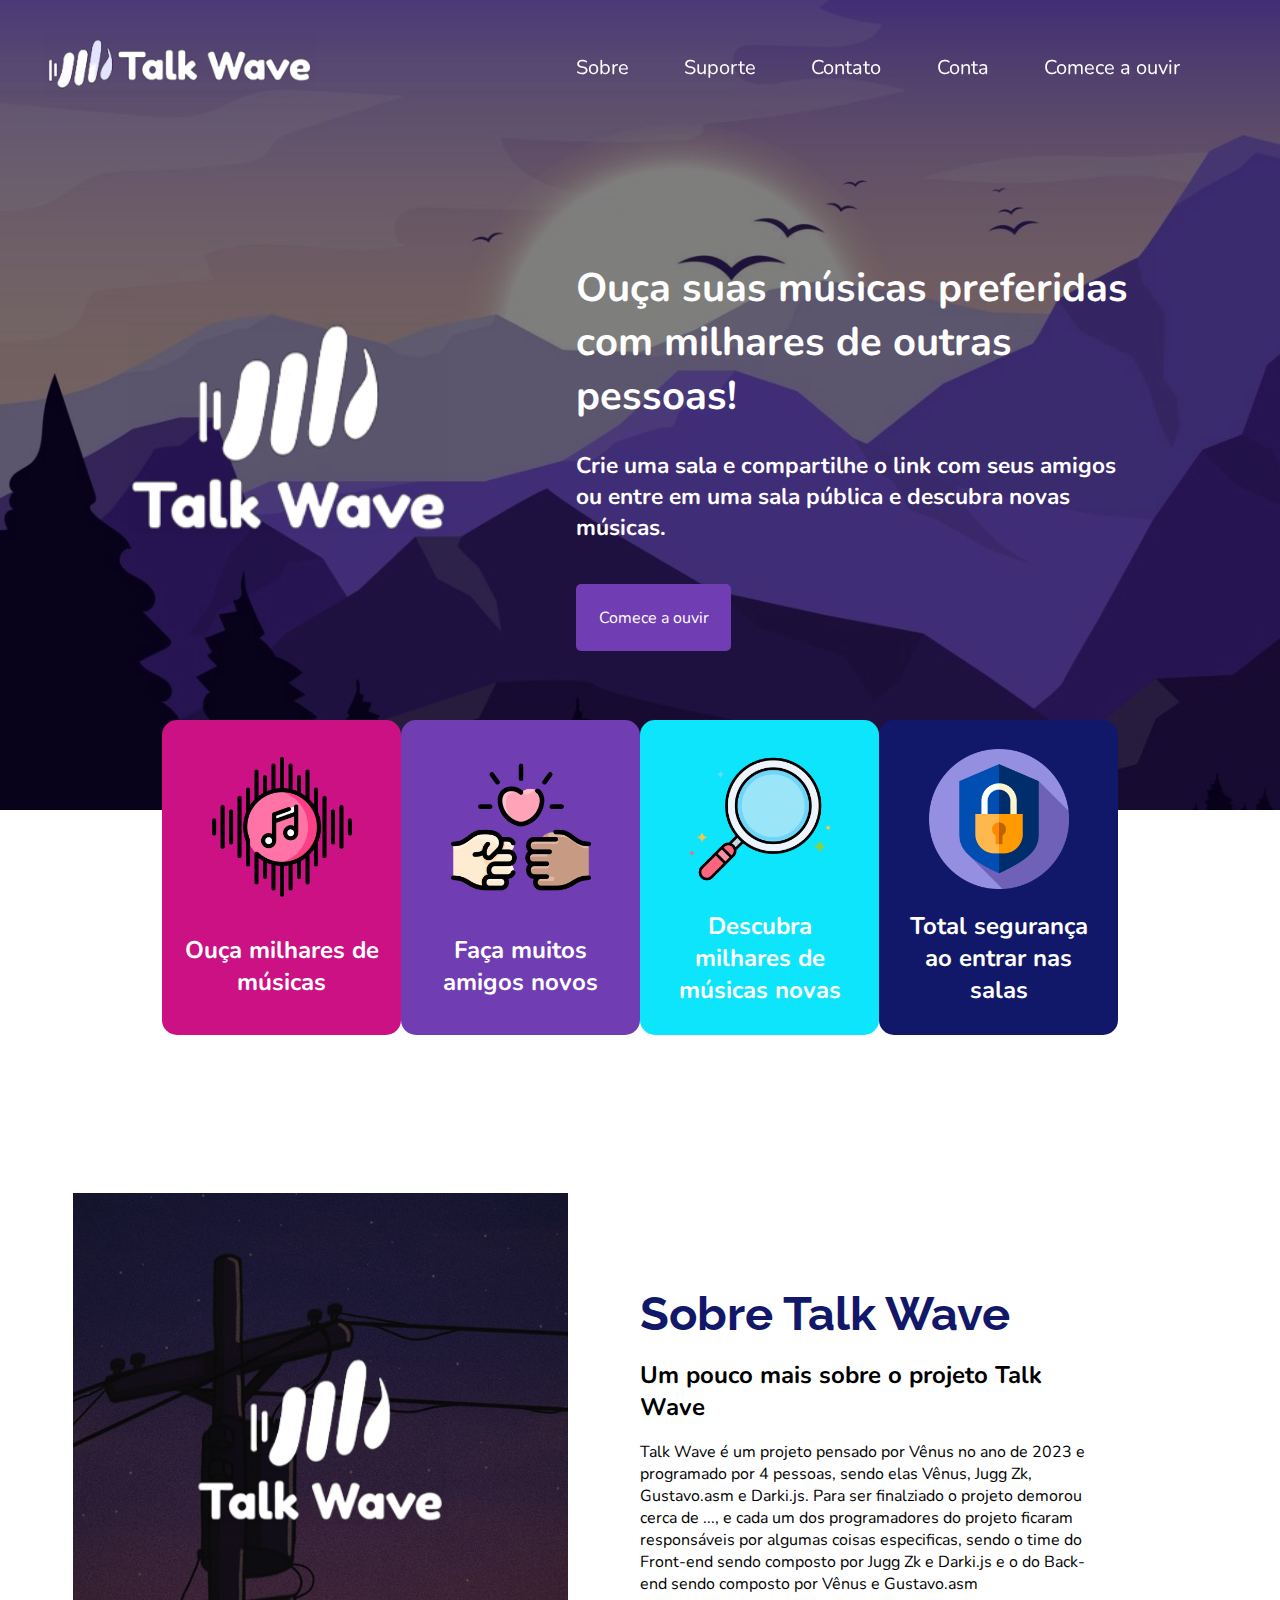
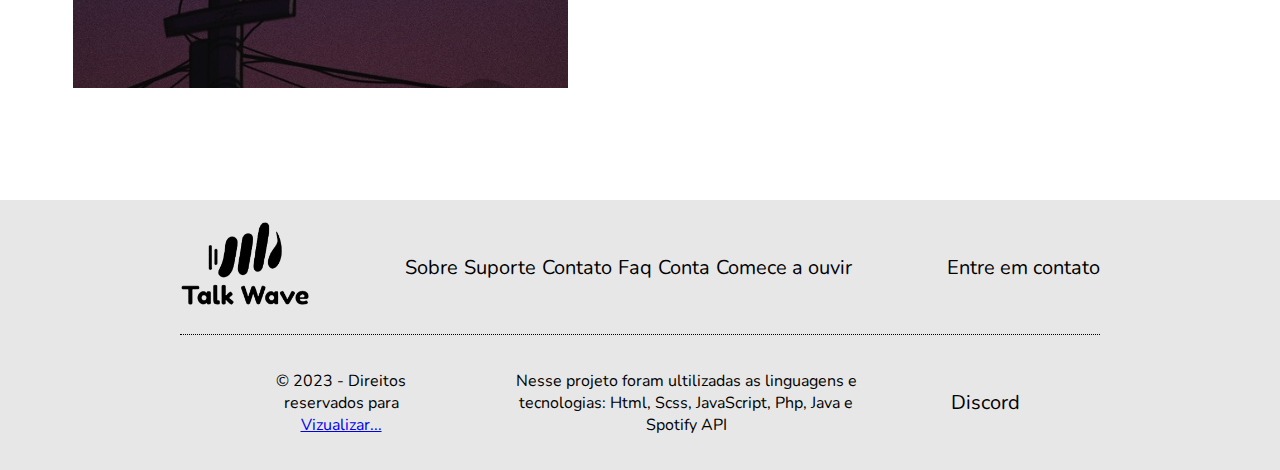
<file: index.html>
<!DOCTYPE html>
<html lang="pt-br">
    <head>
        <meta charset="UTF-8">
        <meta http-equiv="X-UA-Compatible" content="IE=edge">
        <meta name="viewport" content="width=device-width, initial-scale=1.0">
        <title>Talk Wave</title>
        <link rel="shortcut icon" href="./Assets/Images/flatico.png">
        <link rel="stylesheet" href="./Assets/Css/style.css">
    </head>
    <body>
        <header class="header">
            <div class="header-div1">
                <a href="/">
                    <img id="imagem1" src="./Assets/Images/LogoTalk3.png" alt="" width="270px">
                    <img id="imagem2" src="./Assets/Images/LogoTalk1.png" alt="" width="230px">
                </a>
            </div>
            <div class="header-div2">
                <nav>
                    <a href="#">Sobre</a>
                    <a href="#">Suporte</a>
                    <a href="#">Contato</a>
                    <a href="/Conta">Conta</a>
                    <a href="#">Comece a ouvir</a>
                </nav>
            </div>
        </header>
        <main>
            <div class="main-div1">
                <div class="filter">
                    <div class="logo">
                        <img src="./Assets/Images/LogoSecTalk3.png" alt="" width="320px">
                    </div>
                    <div class="text">
                        <h1>Ouça suas músicas preferidas com milhares de outras pessoas!</h1>
                        <h2>Crie uma sala e compartilhe o link com seus amigos ou entre em uma sala pública e descubra novas músicas.</h2>
                        <a href="/Conta/">Comece a ouvir</a>
                    </div>
                </div>
            </div>

            <div class="main-div2">
                <div class="card" id="card1">
                    <img src="./Assets/Images/musica.png" width="140px">
                    <h2>Ouça milhares de músicas</h2>
                </div>
                <div class="card" id="card2">
                    <img src="./Assets/Images/amigos.png" width="140px">
                    <h2>Faça muitos amigos novos</h2>
                </div>
                <div class="card" id="card3">
                    <img src="./Assets/Images/descubra.png" width="140px">
                    <h2>Descubra milhares de músicas novas</h2>
                </div>
                <div class="card" id="card4">
                    <img src="./Assets/Images/seguranca.png" width="140px">
                    <h2>Total segurança ao entrar nas salas</h2>
                </div>
            </div>

            <div class="main-div3">
                <div class="imagem">
                    <div class="banner">
                        <div class="filter">
                            <img src="./Assets/Images/LogoSecTalk3.png" width="250px">
                        </div>
                    </div>
                </div>
                <div class="texto">
                    <h1>Sobre Talk Wave</h1>
                    <h2>Um pouco mais sobre o projeto Talk Wave</h2>
                    <p>Talk Wave é um projeto pensado por Vênus no ano de 2023 e programado por 4 pessoas, sendo elas Vênus, Jugg Zk, Gustavo.asm e Darki.js. Para ser finalziado o projeto demorou cerca de ..., e cada um dos programadores do projeto ficaram responsáveis por algumas coisas especificas, sendo o time do Front-end sendo composto por Jugg Zk e Darki.js e o do Back-end sendo composto por Vênus e Gustavo.asm</p>
                </div>
            </div>

            <div class="main-div4">
                <div class="">

                </div>
            </div>
        </main>
        <footer>
            <div class="footer-div1">
                <div class="logo">
                    <a href="/"><img src="./Assets/Images/LogoSecTalk2.png" width="130px"></a>
                </div>
                <div class="navegation">
                    <nav>
                        <a href="#">Sobre</a>
                        <a href="#">Suporte</a>
                        <a href="#">Contato</a>
                        <a href="#">Faq</a>
                        <a href="/Conta">Conta</a>
                        <a href="#">Comece a ouvir</a>
                    </nav>
                </div>
                <div class="contato">
                    <a href="">Entre em contato</a>
                </div>
            </div>
            <div class="footer-div2">
                <div class="direitos">
                    <p>© 2023 - Direitos reservados para <a href="#">Vizualizar...</a></p>
                </div>
                <div class="linguagens">
                    <p>Nesse projeto foram ultilizadas as linguagens e tecnologias: Html, Scss, JavaScript, Php, Java e Spotify API</p>
                </div>
                <div class="link">
                    <a href="#">Discord</a>
                </div>
            </div>
        </footer>
        <script src="./Assets/JavaScript/main.js"></script>
    </body>
</html>
</file>
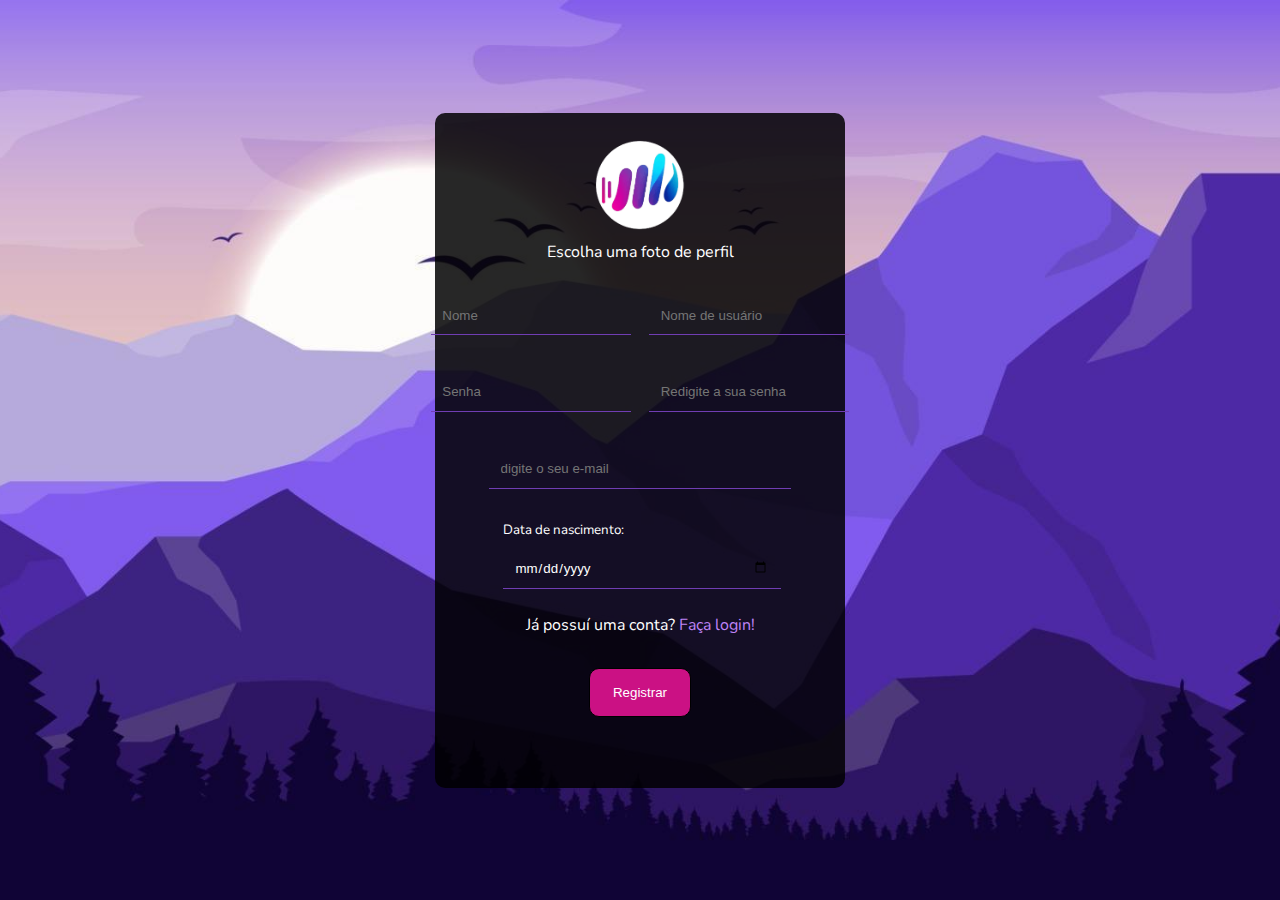
<file: Conta/index.html>
<!DOCTYPE html>
<html lang="pt-br">
    <head>
        <meta charset="UTF-8">
        <meta http-equiv="X-UA-Compatible" content="IE=edge">
        <meta name="viewport" content="width=device-width, initial-scale=1.0">
        <title>Talk Wave</title>
        <link rel="stylesheet" href="../Assets/Css/conta.css">
        <link rel="shortcut icon" href="../Assets/Images/flatico.png">

        <style>
            .registro .perfil .foto{
                background: url(../Assets/Images/flatico.png);
            }
        </style>
    </head>
    <body>
        <main>
            <form id="registro" class="registro" action="">
                <div class="perfil">
                    <div class="foto" id="perfilF">
                        <input id="foto" type="file">
                    </div>
                    <p>Escolha uma foto de perfil</p>
                </div>
                <div class="linha1">
                    <input type="text" placeholder="Nome">
                    <input type="text" placeholder="Nome de usuário">
                </div>
                <div class="linha2">
                    <input id="senha" type="password" placeholder="Senha">
                    <input id="senha2" type="password" placeholder="Redigite a sua senha">
                </div>
                <div class="linha3">
                    <input type="email" placeholder="digite o seu e-mail">
                </div>
                <div class="linha4">
                    Data de nascimento:
                    <input type="date" name="" id="">
                </div>
                <div class="login">
                    <p>Já possuí uma conta? <a id="fazer">Faça login!</a></p>
                </div>
                <div class="button">
                    <input  type="submit" value="Registrar">
                </div>
            </form>

            <form id="login" class="logar" action="">
                <div class="logo">
                    <img src="../Assets/Images/LogoSecTalk3.png" width="150px">
                </div>
                <div class="email">
                    <input type="text" placeholder="E-mail ou nome de usuário">
                </div>
                <div class="senha">
                    <input type="password" placeholder="Digite a sua senha">
                    <input type="password" placeholder="Redigite a sua senha">
                </div>
                <div class="far">
                    <p>Ainda não tem uma conta? <a id="regis">Faça o seu registro!</a></p>
                </div>
                <div class="bota">
                    <input type="submit" value="Logar">
                </div>
            </form>
        </main>
        <script>
           const link1 = document.getElementById('fazer')
           const link2 = document.getElementById('regis')

           const registro = document.getElementById('registro')
           const login = document.getElementById('login')

           link1.addEventListener('click', () => {
                registro.style.display = 'none'
                login.style.display = 'flex'
           })

           link2.addEventListener('click', () => {
                registro.style.display = 'flex'
                login.style.display = 'none'
           })
        </script>
    </body>
</html>
</file>
<file: Assets/Css/style.css>
@import url("https://fonts.googleapis.com/css2?family=Nunito:wght@600&display=swap");
@import url("https://fonts.googleapis.com/css2?family=Raleway:wght@600&display=swap");
* {
  margin: 0;
  padding: 0;
  box-sizing: border-box;
  font-family: "Nunito", sans-serif;
}

.estilo-links a, footer .footer-div2 .link a, footer .footer-div1 .contato a, footer .footer-div1 .navegation nav a, header .header-div2 nav a {
  color: #000;
  font-size: 15pt;
  text-decoration: none;
  position: relative;
  transition: 0.2s ease-in-out;
}
.estilo-links a::after, footer .footer-div2 .link a::after, footer .footer-div1 .contato a::after, footer .footer-div1 .navegation nav a::after, header .header-div2 nav a::after {
  content: " ";
  width: 0%;
  height: 2px;
  background-color: #0de5fc;
  position: absolute;
  bottom: 0;
  left: 0;
  transition: 0.2s ease-in-out;
}
.estilo-links a:hover, footer .footer-div2 .link a:hover, footer .footer-div1 .contato a:hover, footer .footer-div1 .navegation nav a:hover, header .header-div2 nav a:hover {
  color: #0de5fc;
}
.estilo-links a:hover::after, footer .footer-div2 .link a:hover::after, footer .footer-div1 .contato a:hover::after, footer .footer-div1 .navegation nav a:hover::after, header .header-div2 nav a:hover::after {
  width: 100%;
}

header {
  width: 100%;
  height: 15vh;
  display: flex;
  justify-content: space-between;
  padding: 0 5vh 0 5vh;
  position: fixed;
  transition: 0.4s ease-in-out;
}
header .header-div1 {
  width: 20%;
  height: 100%;
  display: grid;
  place-items: center;
}
header .header-div2 {
  width: 60%;
  height: 100%;
}
header .header-div2 nav {
  width: 100%;
  height: 100%;
  display: flex;
  align-items: center;
  justify-content: space-evenly;
}
header .header-div2 nav a {
  color: #fff;
}

main .main-div1 {
  width: 100%;
  height: 90vh;
  background: url(../Images/banner-index.png) fixed;
  background-size: cover;
  background-repeat: no-repeat;
}
main .main-div1 .filter {
  width: 100%;
  height: 100%;
  background: rgba(0, 0, 0, 0.5019607843);
  display: flex;
  padding-top: 5vh;
}
main .main-div1 .filter .logo {
  width: 45%;
  height: 100%;
  display: grid;
  place-items: center;
}
main .main-div1 .filter .text {
  width: 55%;
  height: 100%;
  padding: 24vh 15vh 15vh 0;
  color: #fff;
}
main .main-div1 .filter .text h1 {
  font-size: 30pt;
  padding-bottom: 3vh;
}
main .main-div1 .filter .text h2 {
  font-size: 17pt;
  padding-bottom: 7vh;
}
main .main-div1 .filter .text a {
  padding: 2.5vh;
  background-color: #703db3;
  border-radius: 5px;
  color: #fff;
  font-size: 12pt;
  text-decoration: none;
  transition: 0.3s ease-in-out;
}
main .main-div1 .filter .text a:hover {
  background-color: #8155bb;
}
main .main-div2 {
  width: 100%;
  height: 30vh;
  display: flex;
  align-items: center;
  justify-content: space-evenly;
  padding: 0 18vh 15vh 18vh;
}
main .main-div2 .card {
  width: 35vh;
  height: 35vh;
  border-radius: 15px;
  display: grid;
  place-items: center;
  padding: 2vh;
  text-align: center;
  color: #fff;
}
main .main-div2 #card1 {
  background-color: #cb1184;
}
main .main-div2 #card2 {
  background-color: #703db3;
}
main .main-div2 #card3 {
  background-color: #0de5fc;
}
main .main-div2 #card4 {
  background-color: #121869;
}
main .main-div3 {
  width: 100%;
  height: 80vh;
  display: flex;
}
main .main-div3 .imagem {
  width: 50%;
  height: 100%;
  display: grid;
  place-items: center;
}
main .main-div3 .imagem .banner {
  width: 55vh;
  height: 55vh;
  background: url(../Images/banner2.png) center;
  background-size: cover;
  background-repeat: no-repeat;
}
main .main-div3 .imagem .banner .filter {
  width: 100%;
  height: 100%;
  display: grid;
  place-items: center;
  background: rgba(0, 0, 0, 0.6588235294);
  /*img{
      animation: float 3s infinite ease-in-out;
  }*/
}
main .main-div3 .texto {
  width: 50%;
  height: 100%;
  display: flex;
  flex-direction: column;
  justify-content: center;
  padding: 10vh 20vh 10vh 0;
  gap: 2vh;
}
main .main-div3 .texto h1 {
  font-size: 35pt;
  font-family: "Raleway", sans-serif;
  color: #121869;
}

footer {
  width: 100%;
  height: 30vh;
  background: #e7e7e7;
  padding: 0 20vh 0 20vh;
}
footer .footer-div1 {
  width: 100%;
  height: 50%;
  display: flex;
  align-items: center;
  justify-content: space-between;
  border-bottom: 1px dotted #000;
}
footer .footer-div1 .navegation {
  width: 50%;
  height: 100%;
}
footer .footer-div1 .navegation nav {
  width: 100%;
  height: 100%;
  display: flex;
  align-items: center;
  justify-content: space-evenly;
}
footer .footer-div2 {
  width: 100%;
  height: 50%;
  display: flex;
  align-items: center;
  justify-content: space-evenly;
}
footer .footer-div2 .direitos {
  width: 20%;
  height: 100%;
  display: grid;
  place-items: center;
  text-align: center;
}
footer .footer-div2 .linguagens {
  width: 40%;
  height: 100%;
  display: grid;
  place-items: center;
  text-align: center;
}
footer .footer-div2 .link {
  width: 10%;
  height: 30%;
  display: grid;
  place-items: center;
}

.ativo {
  width: 100%;
  height: 12vh;
  background-color: #e7e7e7;
}
.ativo .header-div2 nav a {
  color: #000;
}
.ativo #imagem1 {
  display: none;
}
.ativo #imagem2 {
  display: block;
}

#imagem2 {
  display: none;
}

::selection {
  background-color: rgba(203, 17, 132, 0.4235294118);
}

::-webkit-scrollbar {
  width: 8px;
  background-color: #fff;
}

::-webkit-scrollbar-thumb {
  background-color: #703db3;
  border: 0px;
  border-radius: 3px;
}

@keyframes float {
  0%, 100% {
    transform: translateY(-5px);
  }
  50% {
    transform: translateY(5px);
  }
}

/*# sourceMappingURL=style.css.map */
</file>
<file: Assets/Css/conta.css>
@import url("https://fonts.googleapis.com/css2?family=Nunito:wght@600&display=swap");
* {
  margin: 0;
  padding: 0;
  box-sizing: border-box;
  font-family: "Nunito", sans-serif;
}

main {
  width: 100%;
  height: 100vh;
  background: url(../Images/banner-index.png) center;
  background-repeat: no-repeat;
  background-size: cover;
  display: flex;
  align-items: center;
  justify-content: center;
}
main #registro {
  display: flex;
}
main #login {
  display: none;
}
main input {
  padding: 1.3vh;
  border: 0px;
  background-color: rgba(0, 0, 0, 0);
  color: #fff;
  border-bottom: 1px solid #703db3;
  font-size: 10pt;
  font-family: "Montserrat", sans-serif;
}
main inputtextarea:focus {
  box-shadow: 0 0 0 0;
  outline: 0;
}
main input:focus {
  box-shadow: 0 0 0 0;
  outline: 0;
}
main .registro {
  width: 32vw;
  height: 75vh;
  background-color: rgba(0, 0, 0, 0.8470588235);
  border-radius: 10px;
  display: flex;
  flex-direction: column;
  align-items: center;
  gap: 3vh;
  padding: 3vh;
}
main .registro .perfil {
  width: 100%;
  height: 20%;
  display: grid;
  place-items: center;
  color: #fff;
  gap: 1vh;
}
main .registro .perfil .foto {
  width: 10vh;
  height: 10vh;
  background-repeat: no-repeat;
  background-size: cover;
  border-radius: 50%;
}
main .registro .perfil .foto input {
  opacity: 0;
  cursor: pointer;
  width: 100px;
  padding: 5vh;
}
main .registro .linha1 {
  width: 100%;
  height: 8%;
  display: flex;
  align-items: center;
  justify-content: center;
  gap: 2vh;
}
main .registro .linha2 {
  width: 100%;
  height: 8%;
  display: flex;
  align-items: center;
  justify-content: center;
  gap: 2vh;
}
main .registro .linha3 {
  width: 100%;
  height: 8%;
  display: flex;
  align-items: center;
  justify-content: center;
}
main .registro .linha3 input {
  width: 85%;
}
main .registro .linha4 {
  width: 100%;
  height: 10%;
  display: flex;
  flex-direction: column;
  padding: 0 4.1vh 0 4.5vh;
  color: #fff;
  gap: 1vh;
  font-size: 10pt;
}
main .registro .button {
  width: 100%;
  height: 5%;
  display: grid;
  place-items: center;
}
main .registro .button input {
  border: 1px solid #000;
  border-radius: 10px;
  background-color: #cb1184;
  padding: 1.8vh;
  width: 8vw;
  transition: 0.3s ease-in-out;
  cursor: pointer;
}
main .registro .button input:hover {
  background-color: #df3ba0;
}
main .registro .login {
  width: 100%;
  height: 5%;
  display: grid;
  place-items: center;
  color: #fff;
}
main .registro .login a {
  color: #bf84f7;
}
main .logar {
  width: 32vw;
  height: 60vh;
  background-color: rgba(0, 0, 0, 0.8470588235);
  border-radius: 10px;
  display: flex;
  flex-direction: column;
  align-items: center;
  gap: 5vh;
  padding: 3vh;
}
main .logar .logo {
  width: 100%;
  height: 22%;
  display: grid;
  place-items: center;
}
main .logar .email {
  width: 100%;
  height: 10%;
  display: grid;
  place-items: center;
}
main .logar .email input {
  width: 85%;
}
main .logar .senha {
  width: 100%;
  height: 5%;
  display: flex;
  align-items: center;
  justify-content: center;
  gap: 1vh;
}
main .logar .bota {
  width: 100%;
  height: 5%;
  display: grid;
  place-items: center;
}
main .logar .bota input {
  border-radius: 10px;
  border: 1px solid #000;
  padding: 1.7vh;
  width: 18vh;
  background-color: #cb1184;
  transition: 0.3s ease-in-out;
  cursor: pointer;
}
main .logar .bota input:hover {
  background-color: #df3ba0;
}
main .logar .far {
  width: 100%;
  height: 5%;
  display: grid;
  place-items: center;
  color: #fff;
}
main .logar .far a {
  color: #bf84f7;
}

::selection {
  background-color: rgba(203, 17, 132, 0.4235294118);
}

::-webkit-scrollbar {
  width: 8px;
  background-color: #fff;
}

::-webkit-scrollbar-thumb {
  background-color: #703db3;
  border: 0px;
  border-radius: 3px;
}

/*# sourceMappingURL=conta.css.map */
</file>
